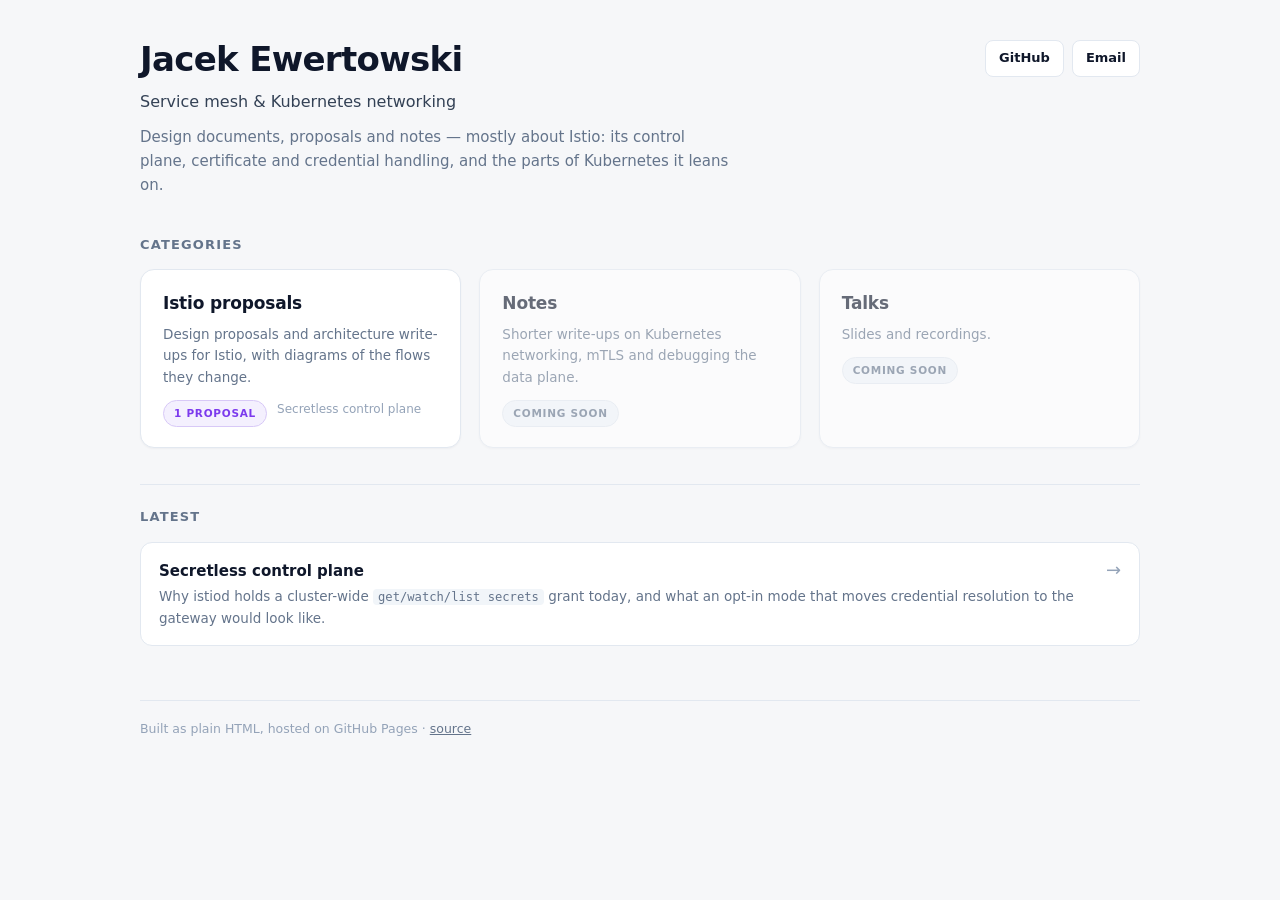
<file: index.html>
<!DOCTYPE html>
<html lang="en">
<head>
<meta charset="utf-8">
<meta name="viewport" content="width=device-width, initial-scale=1">
<title>Jacek Ewertowski</title>
<meta name="description" content="Notes, design documents and proposals on Istio, service mesh and Kubernetes networking.">
<link rel="stylesheet" href="/assets/site.css">
</head>
<body>
<div class="wrap">

<header class="site-head">
  <div>
    <h1>Jacek Ewertowski</h1>
    <p class="role">Service mesh &amp; Kubernetes networking</p>
    <p class="bio">Design documents, proposals and notes — mostly about Istio: its control plane,
    certificate and credential handling, and the parts of Kubernetes it leans on.</p>
  </div>
  <nav class="links">
    <a href="https://github.com/jewertow">GitHub</a>
    <a href="mailto:jacek.ewertowski1@gmail.com">Email</a>
  </nav>
</header>

<h2 class="sect">Categories</h2>
<div class="grid g2">

  <a class="card" href="/istio-proposals/">
    <h3>Istio proposals</h3>
    <p>Design proposals and architecture write-ups for Istio, with diagrams of the flows they change.</p>
    <div class="meta"><span class="badge violet">1 proposal</span><span>Secretless control plane</span></div>
  </a>

  <div class="card soon">
    <h3>Notes</h3>
    <p>Shorter write-ups on Kubernetes networking, mTLS and debugging the data plane.</p>
    <div class="meta"><span class="badge grey">Coming soon</span></div>
  </div>

  <div class="card soon">
    <h3>Talks</h3>
    <p>Slides and recordings.</p>
    <div class="meta"><span class="badge grey">Coming soon</span></div>
  </div>

</div>

<hr class="rule">

<h2 class="sect">Latest</h2>
<ul class="docs">
  <li>
    <a href="/istio-proposals/secretless-control-plane/">
      <div>
        <p class="t">Secretless control plane</p>
        <p class="d">Why istiod holds a cluster-wide <code>get/watch/list secrets</code> grant today, and what
        an opt-in mode that moves credential resolution to the gateway would look like.</p>
      </div>
      <span class="arrow">→</span>
    </a>
  </li>
</ul>

<footer>
  Built as plain HTML, hosted on GitHub Pages ·
  <a href="https://github.com/jewertow/jewertow.github.io">source</a>
</footer>

</div>
</body>
</html>
</file>
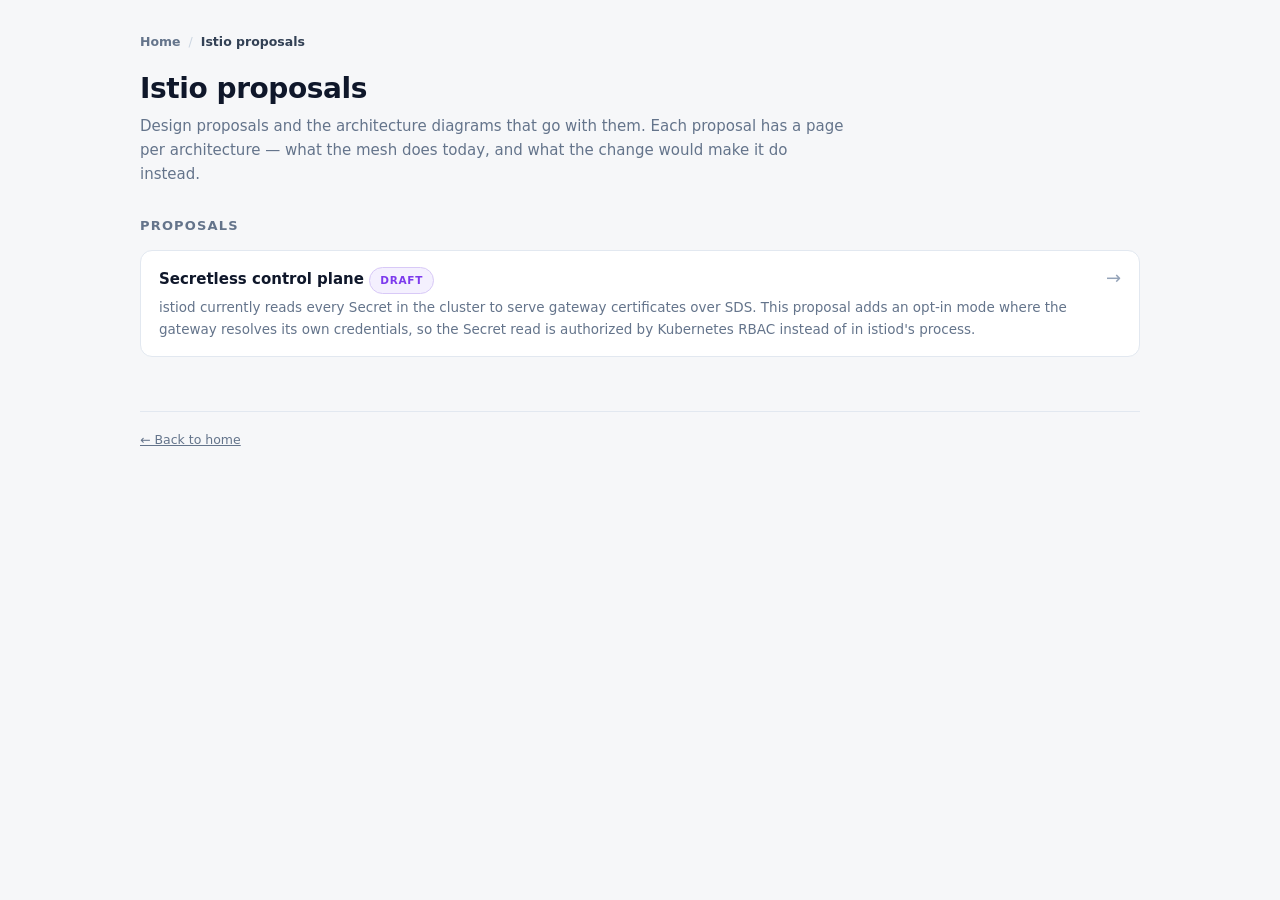
<file: istio-proposals/index.html>
<!DOCTYPE html>
<html lang="en">
<head>
<meta charset="utf-8">
<meta name="viewport" content="width=device-width, initial-scale=1">
<title>Istio proposals — Jacek Ewertowski</title>
<meta name="description" content="Design proposals and architecture write-ups for Istio.">
<link rel="stylesheet" href="/assets/site.css">
</head>
<body>
<div class="wrap">

<nav class="crumbs">
  <a href="/">Home</a><span class="sep">/</span><span class="here">Istio proposals</span>
</nav>

<header class="page-head">
  <h1>Istio proposals</h1>
  <p class="sub">Design proposals and the architecture diagrams that go with them. Each proposal has a page
  per architecture — what the mesh does today, and what the change would make it do instead.</p>
</header>

<h2 class="sect">Proposals</h2>
<ul class="docs">
  <li>
    <a href="/istio-proposals/secretless-control-plane/">
      <div>
        <p class="t">Secretless control plane <span class="badge violet">Draft</span></p>
        <p class="d">istiod currently reads every Secret in the cluster to serve gateway certificates over SDS.
        This proposal adds an opt-in mode where the gateway resolves its own credentials, so the Secret read is
        authorized by Kubernetes RBAC instead of in istiod's process.</p>
      </div>
      <span class="arrow">→</span>
    </a>
  </li>
</ul>

<footer>
  <a href="/">← Back to home</a>
</footer>

</div>
</body>
</html>
</file>
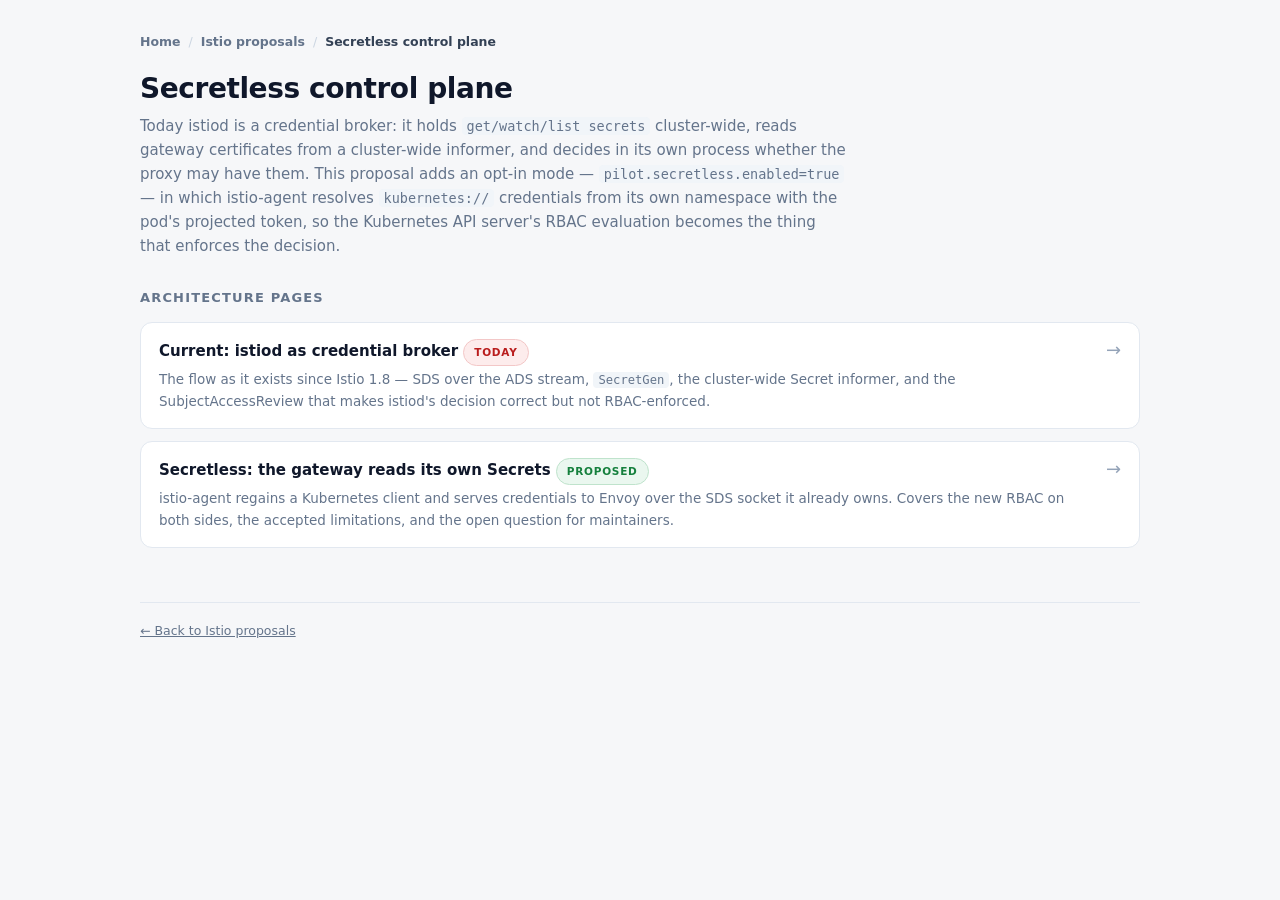
<file: istio-proposals/secretless-control-plane/index.html>
<!DOCTYPE html>
<html lang="en">
<head>
<meta charset="utf-8">
<meta name="viewport" content="width=device-width, initial-scale=1">
<title>Secretless control plane — Istio proposals</title>
<meta name="description" content="An opt-in Istio mode where the gateway resolves its own Secrets under Kubernetes RBAC instead of istiod brokering them.">
<link rel="stylesheet" href="/assets/site.css">
</head>
<body>
<div class="wrap">

<nav class="crumbs">
  <a href="/">Home</a><span class="sep">/</span>
  <a href="/istio-proposals/">Istio proposals</a><span class="sep">/</span>
  <span class="here">Secretless control plane</span>
</nav>

<header class="page-head">
  <h1>Secretless control plane</h1>
  <p class="sub">Today istiod is a credential broker: it holds <code>get/watch/list secrets</code> cluster-wide,
  reads gateway certificates from a cluster-wide informer, and decides in its own process whether the proxy may
  have them. This proposal adds an opt-in mode — <code>pilot.secretless.enabled=true</code> — in which istio-agent
  resolves <code>kubernetes://</code> credentials from its own namespace with the pod's projected token, so the
  Kubernetes API server's RBAC evaluation becomes the thing that enforces the decision.</p>
</header>

<h2 class="sect">Architecture pages</h2>
<ul class="docs">
  <li>
    <a href="current-architecture.html">
      <div>
        <p class="t">Current: istiod as credential broker <span class="badge red">Today</span></p>
        <p class="d">The flow as it exists since Istio 1.8 — SDS over the ADS stream, <code>SecretGen</code>,
        the cluster-wide Secret informer, and the SubjectAccessReview that makes istiod's decision correct but
        not RBAC-enforced.</p>
      </div>
      <span class="arrow">→</span>
    </a>
  </li>
  <li>
    <a href="secretless-architecture.html">
      <div>
        <p class="t">Secretless: the gateway reads its own Secrets <span class="badge green">Proposed</span></p>
        <p class="d">istio-agent regains a Kubernetes client and serves credentials to Envoy over the SDS socket
        it already owns. Covers the new RBAC on both sides, the accepted limitations, and the open question for
        maintainers.</p>
      </div>
      <span class="arrow">→</span>
    </a>
  </li>
</ul>

<footer>
  <a href="/istio-proposals/">← Back to Istio proposals</a>
</footer>

</div>
</body>
</html>
</file>
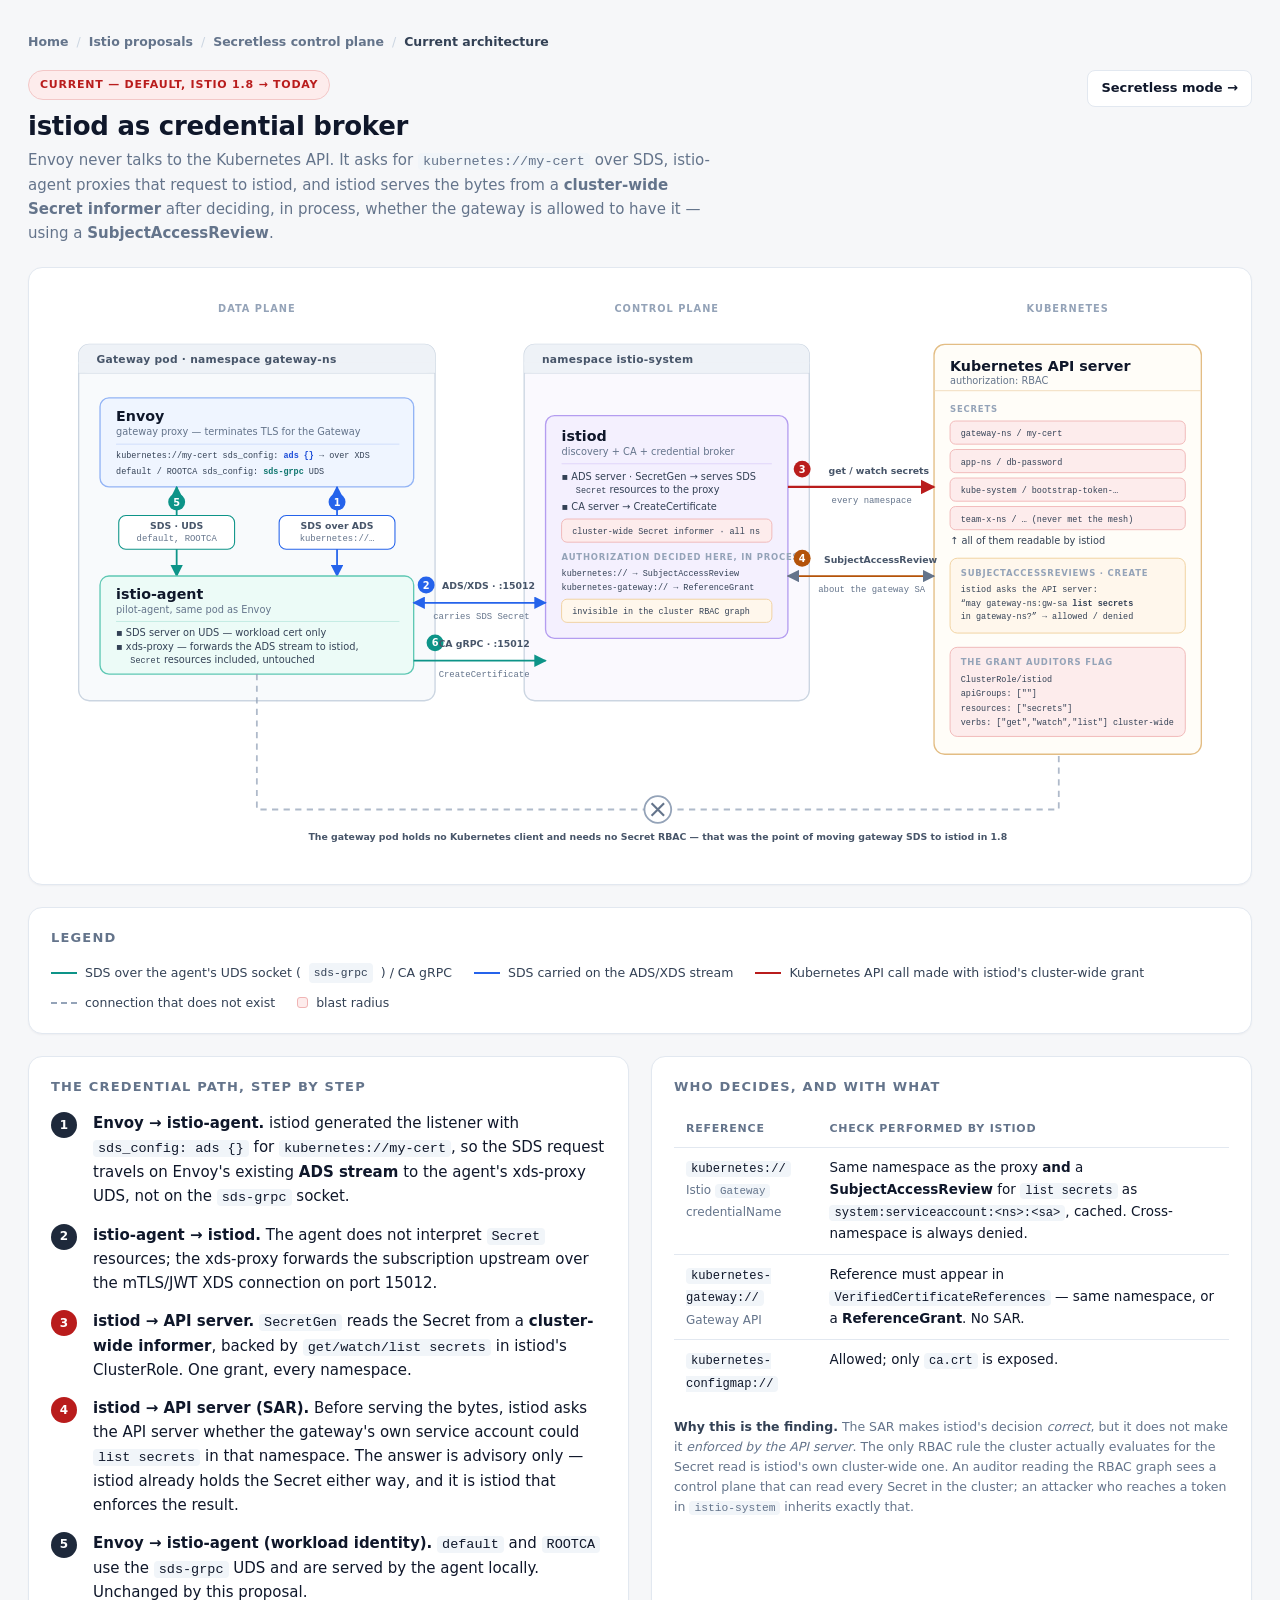
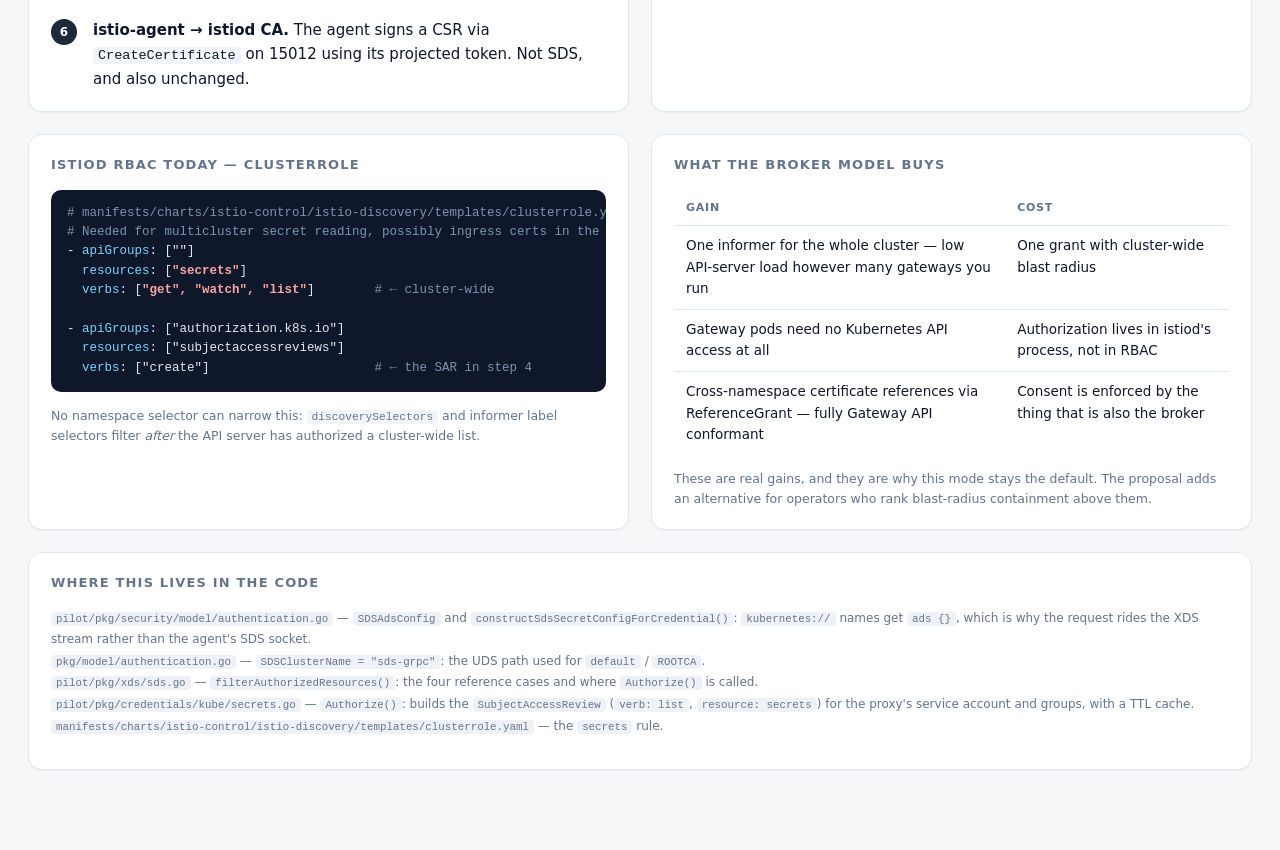
<file: istio-proposals/secretless-control-plane/current-architecture.html>
<!DOCTYPE html>
<html lang="en">
<head>
<meta charset="utf-8">
<meta name="viewport" content="width=device-width, initial-scale=1">
<title>Current: istiod as credential broker</title>
<style>
  :root{
    --bg:#f6f7f9; --card:#ffffff; --ink:#0f172a; --muted:#64748b; --line:#e2e8f0;
    --blue:#2563eb; --blue-bg:#eff5ff; --teal:#0d9488; --teal-bg:#ecfbf7;
    --violet:#7c3aed; --violet-bg:#f4f0fe; --amber:#b45309; --amber-bg:#fff7ec;
    --red:#c2410c; --red-strong:#b91c1c; --red-bg:#fdecec; --green:#15803d; --green-bg:#eaf7ef;
  }
  *{box-sizing:border-box}
  body{margin:0;padding:32px 28px 64px;background:var(--bg);color:var(--ink);
       font:15px/1.6 ui-sans-serif,system-ui,-apple-system,"Segoe UI",Roboto,sans-serif}
  .wrap{max-width:1380px;margin:0 auto}
  header{display:flex;align-items:flex-start;justify-content:space-between;gap:24px;flex-wrap:wrap;margin-bottom:22px}
  h1{font-size:26px;line-height:1.25;margin:0 0 6px;letter-spacing:-.01em}
  .sub{color:var(--muted);margin:0;max-width:72ch}
  .badge{display:inline-block;padding:5px 11px;border-radius:999px;font-size:11px;font-weight:700;
         letter-spacing:.07em;text-transform:uppercase;background:var(--red-bg);color:var(--red-strong);
         border:1px solid #f3c7c7}
  .nav a{display:inline-block;margin-left:8px;padding:7px 13px;border-radius:8px;border:1px solid var(--line);
         background:var(--card);color:var(--ink);text-decoration:none;font-size:13px;font-weight:600}
  .nav a:hover{border-color:#cbd5e1;background:#fbfcfe}
  .card{background:var(--card);border:1px solid var(--line);border-radius:14px;padding:20px 22px;margin-bottom:22px;
        box-shadow:0 1px 2px rgba(15,23,42,.04)}
  .card.flush{padding:14px}
  h2{font-size:13px;letter-spacing:.09em;text-transform:uppercase;color:var(--muted);margin:0 0 14px;font-weight:700}
  svg{display:block;width:100%;height:auto}
  .grid{display:grid;gap:22px}
  .g2{grid-template-columns:repeat(auto-fit,minmax(390px,1fr))}
  ol.steps{margin:0;padding:0;list-style:none;counter-reset:s}
  ol.steps li{position:relative;padding:0 0 14px 42px;counter-increment:s}
  ol.steps li:last-child{padding-bottom:0}
  ol.steps li::before{content:counter(s);position:absolute;left:0;top:1px;width:26px;height:26px;border-radius:50%;
    background:#1e293b;color:#fff;font-size:12px;font-weight:700;display:flex;align-items:center;justify-content:center}
  ol.steps li.red::before{background:var(--red-strong)}
  ol.steps b{font-weight:650}
  code,pre{font-family:ui-monospace,SFMono-Regular,Menlo,Consolas,monospace}
  code{font-size:.9em;background:#f1f5f9;border-radius:4px;padding:1px 5px}
  pre{background:#0f172a;color:#e2e8f0;border-radius:10px;padding:14px 16px;overflow:auto;font-size:12.5px;line-height:1.55;margin:0}
  pre .c{color:#7f93b0}
  pre .k{color:#7dd3fc}
  pre .danger{color:#fca5a5;font-weight:600}
  .legend{display:flex;flex-wrap:wrap;gap:10px 22px;align-items:center;font-size:12.5px;color:#334155}
  .legend span{display:inline-flex;align-items:center;gap:8px}
  .sw{width:26px;height:0;border-top-width:2.5px;border-top-style:solid;display:inline-block}
  .dot{width:11px;height:11px;border-radius:3px;display:inline-block}
  table{border-collapse:collapse;width:100%;font-size:13.5px}
  th,td{text-align:left;padding:9px 12px;border-bottom:1px solid var(--line);vertical-align:top}
  th{font-size:11px;letter-spacing:.07em;text-transform:uppercase;color:var(--muted)}
  tr:last-child td{border-bottom:0}
  .note{font-size:12.5px;color:var(--muted);margin:14px 0 0}
  .note b{color:#334155}
  .fn{font-size:12px;color:var(--muted);line-height:1.8}
  .fn code{background:#eef2f7}
  .crumbs{display:flex;flex-wrap:wrap;align-items:center;gap:8px;font-size:12.5px;color:var(--muted);margin:0 0 18px}
  .crumbs a{color:var(--muted);text-decoration:none;font-weight:600}
  .crumbs a:hover{color:var(--ink);text-decoration:underline}
  .crumbs .sep{color:#cbd5e1}
  .crumbs .here{color:#334155;font-weight:600}
</style>
</head>
<body>
<div class="wrap">

<nav class="crumbs">
  <a href="/">Home</a><span class="sep">/</span>
  <a href="/istio-proposals/">Istio proposals</a><span class="sep">/</span>
  <a href="/istio-proposals/secretless-control-plane/">Secretless control plane</a><span class="sep">/</span>
  <span class="here">Current architecture</span>
</nav>

<header>
  <div>
    <span class="badge">Current — default, Istio 1.8 → today</span>
    <h1 style="margin-top:10px">istiod as credential broker</h1>
    <p class="sub">Envoy never talks to the Kubernetes API. It asks for <code>kubernetes://my-cert</code> over SDS, istio-agent
    proxies that request to istiod, and istiod serves the bytes from a <b>cluster-wide Secret informer</b> after deciding, in
    process, whether the gateway is allowed to have it — using a <b>SubjectAccessReview</b>.</p>
  </div>
  <nav class="nav"><a href="secretless-architecture.html">Secretless mode →</a></nav>
</header>

<div class="card flush">
<svg viewBox="0 0 1340 660" role="img" aria-label="Current Istio credential flow: Envoy to istio-agent to istiod to Kubernetes API server">
  <style>
    .colhdr{font:700 11px ui-sans-serif,system-ui,sans-serif;fill:#94a3b8;letter-spacing:1.1px}
    .nsttl{font:700 12px ui-sans-serif,system-ui,sans-serif;fill:#475569;letter-spacing:.3px}
    .bt{font:700 16px ui-sans-serif,system-ui,sans-serif;fill:#0f172a}
    .bs{font:400 11px ui-sans-serif,system-ui,sans-serif;fill:#64748b}
    .row{font:400 11px ui-sans-serif,system-ui,sans-serif;fill:#334155}
    .mono{font:400 10px ui-monospace,SFMono-Regular,Menlo,monospace;fill:#334155}
    .mono9{font:400 9.5px ui-monospace,SFMono-Regular,Menlo,monospace;fill:#334155}
    .lbl{font:600 10.5px ui-sans-serif,system-ui,sans-serif;fill:#475569}
    .lblmono{font:400 10px ui-monospace,SFMono-Regular,Menlo,monospace;fill:#64748b}
    .num{font:700 11px ui-sans-serif,system-ui,sans-serif;fill:#ffffff}
    .warn{fill:#b91c1c}
    .sectlbl{font:700 9.5px ui-sans-serif,system-ui,sans-serif;fill:#94a3b8;letter-spacing:.9px}
  </style>
  <defs>
    <marker id="aGrey" viewBox="0 0 10 10" refX="9" refY="5" markerWidth="7" markerHeight="7" orient="auto-start-reverse">
      <path d="M0,0 L10,5 L0,10 z" fill="#64748b"/></marker>
    <marker id="aBlue" viewBox="0 0 10 10" refX="9" refY="5" markerWidth="7" markerHeight="7" orient="auto-start-reverse">
      <path d="M0,0 L10,5 L0,10 z" fill="#2563eb"/></marker>
    <marker id="aTeal" viewBox="0 0 10 10" refX="9" refY="5" markerWidth="7" markerHeight="7" orient="auto-start-reverse">
      <path d="M0,0 L10,5 L0,10 z" fill="#0d9488"/></marker>
    <marker id="aViolet" viewBox="0 0 10 10" refX="9" refY="5" markerWidth="7" markerHeight="7" orient="auto-start-reverse">
      <path d="M0,0 L10,5 L0,10 z" fill="#7c3aed"/></marker>
    <marker id="aRed" viewBox="0 0 10 10" refX="9" refY="5" markerWidth="7" markerHeight="7" orient="auto-start-reverse">
      <path d="M0,0 L10,5 L0,10 z" fill="#b91c1c"/></marker>
  </defs>

  <rect x="0" y="0" width="1340" height="660" fill="#ffffff" rx="10"/>

  <!-- column headers -->
  <text class="colhdr" x="240"  y="34" text-anchor="middle">DATA PLANE</text>
  <text class="colhdr" x="700"  y="34" text-anchor="middle">CONTROL PLANE</text>
  <text class="colhdr" x="1150" y="34" text-anchor="middle">KUBERNETES</text>

  <!-- ============ GATEWAY POD ============ -->
  <rect x="40" y="70" width="400" height="400" rx="12" fill="#f8fafc" stroke="#cbd5e1" stroke-width="1.5"/>
  <path d="M40 102 H440" stroke="#cbd5e1" stroke-width="1.5"/>
  <rect x="40" y="70" width="400" height="32" rx="12" fill="#eef2f7"/>
  <rect x="40" y="90" width="400" height="12" fill="#eef2f7"/>
  <text class="nsttl" x="60" y="91">Gateway pod · namespace gateway-ns</text>

  <!-- Envoy -->
  <rect x="64" y="130" width="352" height="100" rx="10" fill="#eff5ff" stroke="#93b4f5" stroke-width="1.5"/>
  <text class="bt" x="82" y="156">Envoy</text>
  <text class="bs" x="82" y="172">gateway proxy — terminates TLS for the Gateway</text>
  <path d="M82 182 H400" stroke="#cdddfb"/>
  <text class="mono9" x="82" y="198">kubernetes://my-cert   sds_config: <tspan font-weight="700" fill="#1d4ed8">ads {}</tspan>  → over XDS</text>
  <text class="mono9" x="82" y="216">default / ROOTCA       sds_config: <tspan font-weight="700" fill="#0f766e">sds-grpc</tspan> UDS</text>

  <!-- vertical connectors Envoy <-> agent -->
  <path d="M150 230 V330" stroke="#0d9488" stroke-width="2" marker-start="url(#aTeal)" marker-end="url(#aTeal)"/>
  <path d="M330 230 V330" stroke="#2563eb" stroke-width="2" marker-start="url(#aBlue)" marker-end="url(#aBlue)"/>
  <circle cx="150" cy="247" r="9.5" fill="#0d9488"/><text class="num" x="150" y="251" text-anchor="middle">5</text>
  <circle cx="330" cy="247" r="9.5" fill="#2563eb"/><text class="num" x="330" y="251" text-anchor="middle">1</text>

  <rect x="85" y="262" width="130" height="38" rx="8" fill="#ffffff" stroke="#0d9488" stroke-width="1.2"/>
  <text class="lbl" x="150" y="277" text-anchor="middle" fill="#0d9488">SDS · UDS</text>
  <text class="lblmono" x="150" y="291" text-anchor="middle">default, ROOTCA</text>

  <rect x="265" y="262" width="130" height="38" rx="8" fill="#ffffff" stroke="#2563eb" stroke-width="1.2"/>
  <text class="lbl" x="330" y="277" text-anchor="middle" fill="#2563eb">SDS over ADS</text>
  <text class="lblmono" x="330" y="291" text-anchor="middle">kubernetes://…</text>

  <!-- istio-agent -->
  <rect x="64" y="330" width="352" height="110" rx="10" fill="#ecfbf7" stroke="#5fc8b4" stroke-width="1.5"/>
  <text class="bt" x="82" y="356">istio-agent</text>
  <text class="bs" x="82" y="372">pilot-agent, same pod as Envoy</text>
  <path d="M82 381 H400" stroke="#bfeae1"/>
  <text class="row" x="82" y="397">▪ SDS server on UDS — workload cert only</text>
  <text class="row" x="82" y="413">▪ xds-proxy — forwards the ADS stream to istiod,</text>
  <text class="row" x="98" y="428">   <tspan class="mono9">Secret</tspan> resources included, untouched</text>

  <!-- ============ CONTROL PLANE ============ -->
  <rect x="540" y="70" width="320" height="400" rx="12" fill="#faf9fe" stroke="#cbd5e1" stroke-width="1.5"/>
  <path d="M540 102 H860" stroke="#cbd5e1" stroke-width="1.5"/>
  <rect x="540" y="70" width="320" height="32" rx="12" fill="#eef2f7"/>
  <rect x="540" y="90" width="320" height="12" fill="#eef2f7"/>
  <text class="nsttl" x="560" y="91">namespace istio-system</text>

  <rect x="564" y="150" width="272" height="250" rx="10" fill="#f4f0fe" stroke="#b49df0" stroke-width="1.5"/>
  <text class="bt" x="582" y="178">istiod</text>
  <text class="bs" x="582" y="194">discovery + CA + credential broker</text>
  <path d="M582 204 H818" stroke="#ded3fa"/>
  <text class="row" x="582" y="222">▪ ADS server · SecretGen → serves SDS</text>
  <text class="row" x="598" y="237">   <tspan class="mono9">Secret</tspan> resources to the proxy</text>
  <text class="row" x="582" y="256">▪ CA server → CreateCertificate</text>

  <rect x="582" y="266" width="236" height="26" rx="6" fill="#fdecec" stroke="#f0b4b4"/>
  <text class="mono9" x="594" y="283" fill="#b91c1c">cluster-wide Secret informer · all ns</text>

  <text class="sectlbl" x="582" y="312">AUTHORIZATION DECIDED HERE, IN PROCESS</text>
  <text class="mono9" x="582" y="330">kubernetes://        → SubjectAccessReview</text>
  <text class="mono9" x="582" y="346">kubernetes-gateway:// → ReferenceGrant</text>

  <rect x="582" y="356" width="236" height="26" rx="6" fill="#fff7ec" stroke="#f0cf9a"/>
  <text class="mono9" x="594" y="373" fill="#b45309">invisible in the cluster RBAC graph</text>

  <!-- agent <-> istiod -->
  <path d="M416 360 H564" stroke="#2563eb" stroke-width="2" marker-start="url(#aBlue)" marker-end="url(#aBlue)"/>
  <circle cx="430" cy="340" r="9.5" fill="#2563eb"/><text class="num" x="430" y="344" text-anchor="middle">2</text>
  <text class="lbl" x="500" y="345" text-anchor="middle" fill="#2563eb">ADS/XDS · :15012</text>
  <text class="lblmono" x="492" y="378" text-anchor="middle">carries SDS Secret</text>

  <path d="M416 425 H564" stroke="#0d9488" stroke-width="2" marker-end="url(#aTeal)"/>
  <circle cx="440" cy="405" r="9.5" fill="#0d9488"/><text class="num" x="440" y="409" text-anchor="middle">6</text>
  <text class="lbl" x="495" y="410" text-anchor="middle" fill="#0d9488">CA gRPC · :15012</text>
  <text class="lblmono" x="495" y="443" text-anchor="middle">CreateCertificate</text>

  <!-- ============ API SERVER ============ -->
  <rect x="1000" y="70" width="300" height="460" rx="12" fill="#fffdf8" stroke="#e3bd84" stroke-width="1.5"/>
  <path d="M1000 122 H1300" stroke="#f0d9b8"/>
  <text class="bt" x="1018" y="100">Kubernetes API server</text>
  <text class="bs" x="1018" y="115">authorization: RBAC</text>

  <text class="sectlbl" x="1018" y="146">SECRETS</text>
  <rect x="1018" y="156" width="264" height="26" rx="6" fill="#fdecec" stroke="#f0b4b4"/>
  <text class="mono9" x="1030" y="173">gateway-ns / my-cert</text>
  <rect x="1018" y="188" width="264" height="26" rx="6" fill="#fdecec" stroke="#f0b4b4"/>
  <text class="mono9" x="1030" y="205">app-ns / db-password</text>
  <rect x="1018" y="220" width="264" height="26" rx="6" fill="#fdecec" stroke="#f0b4b4"/>
  <text class="mono9" x="1030" y="237">kube-system / bootstrap-token-…</text>
  <rect x="1018" y="252" width="264" height="26" rx="6" fill="#fdecec" stroke="#f0b4b4"/>
  <text class="mono9" x="1030" y="269">team-x-ns / …  (never met the mesh)</text>
  <text class="row" x="1018" y="294" fill="#b91c1c">↑ all of them readable by istiod</text>

  <rect x="1018" y="310" width="264" height="84" rx="8" fill="#fff7ec" stroke="#f0cf9a"/>
  <text class="sectlbl" x="1030" y="330">SUBJECTACCESSREVIEWS · CREATE</text>
  <text class="mono9" x="1030" y="348">istiod asks the API server:</text>
  <text class="mono9" x="1030" y="364">“may gateway-ns:gw-sa <tspan font-weight="700">list secrets</tspan></text>
  <text class="mono9" x="1030" y="378">in gateway-ns?” → allowed / denied</text>

  <rect x="1018" y="410" width="264" height="100" rx="8" fill="#fdecec" stroke="#f0b4b4"/>
  <text class="sectlbl" x="1030" y="430" fill="#b91c1c">THE GRANT AUDITORS FLAG</text>
  <text class="mono9" x="1030" y="449">ClusterRole/istiod</text>
  <text class="mono9" x="1030" y="465">  apiGroups: [""]</text>
  <text class="mono9" x="1030" y="481">  resources: ["secrets"]</text>
  <text class="mono9" x="1030" y="497" font-weight="700" fill="#b91c1c">  verbs: ["get","watch","list"]  cluster-wide</text>

  <!-- istiod -> API -->
  <path d="M836 230 H1000" stroke="#b91c1c" stroke-width="2.4" marker-end="url(#aRed)"/>
  <circle cx="852" cy="210" r="9.5" fill="#b91c1c"/><text class="num" x="852" y="214" text-anchor="middle">3</text>
  <text class="lbl" x="938" y="215" text-anchor="middle" fill="#b91c1c">get / watch secrets</text>
  <text class="lblmono" x="930" y="248" text-anchor="middle" fill="#b91c1c">every namespace</text>

  <path d="M836 330 H1000" stroke="#b45309" stroke-width="2" marker-start="url(#aGrey)" marker-end="url(#aGrey)"/>
  <circle cx="852" cy="310" r="9.5" fill="#b45309"/><text class="num" x="852" y="314" text-anchor="middle">4</text>
  <text class="lbl" x="940" y="315" text-anchor="middle" fill="#b45309">SubjectAccessReview</text>
  <text class="lblmono" x="930" y="348" text-anchor="middle">about the gateway SA</text>

  <!-- no API access from the pod -->
  <path d="M240 440 V592 H1140 V530" stroke="#94a3b8" stroke-width="2" stroke-dasharray="7 6" fill="none" opacity=".75"/>
  <circle cx="690" cy="592" r="15" fill="#ffffff" stroke="#94a3b8" stroke-width="2"/>
  <path d="M683 585 L697 599 M697 585 L683 599" stroke="#64748b" stroke-width="2.4"/>
  <text class="lbl" x="690" y="626" text-anchor="middle" fill="#64748b">The gateway pod holds no Kubernetes client and needs no Secret RBAC — that was the point of moving gateway SDS to istiod in 1.8</text>
</svg>
</div>

<div class="card">
  <h2>Legend</h2>
  <div class="legend">
    <span><i class="sw" style="border-color:#0d9488"></i> SDS over the agent's UDS socket (<code>sds-grpc</code>) / CA gRPC</span>
    <span><i class="sw" style="border-color:#2563eb"></i> SDS carried on the ADS/XDS stream</span>
    <span><i class="sw" style="border-color:#b91c1c"></i> Kubernetes API call made with istiod's cluster-wide grant</span>
    <span><i class="sw" style="border-color:#94a3b8;border-top-style:dashed"></i> connection that does not exist</span>
    <span><i class="dot" style="background:#fdecec;border:1px solid #f0b4b4"></i> blast radius</span>
  </div>
</div>

<div class="grid g2">
  <div class="card">
    <h2>The credential path, step by step</h2>
    <ol class="steps">
      <li><b>Envoy → istio-agent.</b> istiod generated the listener with <code>sds_config: ads {}</code> for
      <code>kubernetes://my-cert</code>, so the SDS request travels on Envoy's existing <b>ADS stream</b> to the agent's
      xds-proxy UDS, not on the <code>sds-grpc</code> socket.</li>
      <li><b>istio-agent → istiod.</b> The agent does not interpret <code>Secret</code> resources; the xds-proxy forwards the
      subscription upstream over the mTLS/JWT XDS connection on port 15012.</li>
      <li class="red"><b>istiod → API server.</b> <code>SecretGen</code> reads the Secret from a <b>cluster-wide informer</b>,
      backed by <code>get/watch/list secrets</code> in istiod's ClusterRole. One grant, every namespace.</li>
      <li class="red"><b>istiod → API server (SAR).</b> Before serving the bytes, istiod asks the API server whether the
      gateway's own service account could <code>list secrets</code> in that namespace. The answer is advisory only — istiod
      already holds the Secret either way, and it is istiod that enforces the result.</li>
      <li><b>Envoy → istio-agent (workload identity).</b> <code>default</code> and <code>ROOTCA</code> use the
      <code>sds-grpc</code> UDS and are served by the agent locally. Unchanged by this proposal.</li>
      <li><b>istio-agent → istiod CA.</b> The agent signs a CSR via <code>CreateCertificate</code> on 15012 using its
      projected token. Not SDS, and also unchanged.</li>
    </ol>
  </div>

  <div class="card">
    <h2>Who decides, and with what</h2>
    <table>
      <tr><th>Reference</th><th>Check performed by istiod</th></tr>
      <tr><td><code>kubernetes://</code><br><span style="color:#64748b;font-size:12px">Istio <code>Gateway</code> credentialName</span></td>
          <td>Same namespace as the proxy <b>and</b> a <b>SubjectAccessReview</b> for <code>list secrets</code> as
          <code>system:serviceaccount:&lt;ns&gt;:&lt;sa&gt;</code>, cached. Cross-namespace is always denied.</td></tr>
      <tr><td><code>kubernetes-gateway://</code><br><span style="color:#64748b;font-size:12px">Gateway API</span></td>
          <td>Reference must appear in <code>VerifiedCertificateReferences</code> — same namespace, or a
          <b>ReferenceGrant</b>. No SAR.</td></tr>
      <tr><td><code>kubernetes-configmap://</code></td><td>Allowed; only <code>ca.crt</code> is exposed.</td></tr>
    </table>
    <p class="note"><b>Why this is the finding.</b> The SAR makes istiod's decision <i>correct</i>, but it does not make it
    <i>enforced by the API server</i>. The only RBAC rule the cluster actually evaluates for the Secret read is istiod's own
    cluster-wide one. An auditor reading the RBAC graph sees a control plane that can read every Secret in the cluster; an
    attacker who reaches a token in <code>istio-system</code> inherits exactly that.</p>
  </div>
</div>

<div class="grid g2">
  <div class="card">
    <h2>istiod RBAC today — ClusterRole</h2>
<pre><span class="c"># manifests/charts/istio-control/istio-discovery/templates/clusterrole.yaml</span>
<span class="c"># Needed for multicluster secret reading, possibly ingress certs in the future</span>
- <span class="k">apiGroups</span>: [""]
  <span class="k">resources</span>: [<span class="danger">"secrets"</span>]
  <span class="k">verbs</span>: [<span class="danger">"get", "watch", "list"</span>]        <span class="c"># ← cluster-wide</span>

- <span class="k">apiGroups</span>: ["authorization.k8s.io"]
  <span class="k">resources</span>: ["subjectaccessreviews"]
  <span class="k">verbs</span>: ["create"]                      <span class="c"># ← the SAR in step 4</span></pre>
    <p class="note">No namespace selector can narrow this: <code>discoverySelectors</code> and informer label selectors filter
    <i>after</i> the API server has authorized a cluster-wide list.</p>
  </div>

  <div class="card">
    <h2>What the broker model buys</h2>
    <table>
      <tr><th>Gain</th><th>Cost</th></tr>
      <tr><td>One informer for the whole cluster — low API-server load however many gateways you run</td>
          <td>One grant with cluster-wide blast radius</td></tr>
      <tr><td>Gateway pods need no Kubernetes API access at all</td>
          <td>Authorization lives in istiod's process, not in RBAC</td></tr>
      <tr><td>Cross-namespace certificate references via ReferenceGrant — fully Gateway API conformant</td>
          <td>Consent is enforced by the thing that is also the broker</td></tr>
    </table>
    <p class="note">These are real gains, and they are why this mode stays the default. The proposal adds an alternative for
    operators who rank blast-radius containment above them.</p>
  </div>
</div>

<div class="card">
  <h2>Where this lives in the code</h2>
  <p class="fn">
    <code>pilot/pkg/security/model/authentication.go</code> — <code>SDSAdsConfig</code> and
    <code>constructSdsSecretConfigForCredential()</code>: <code>kubernetes://</code> names get <code>ads {}</code>, which is why
    the request rides the XDS stream rather than the agent's SDS socket.<br>
    <code>pkg/model/authentication.go</code> — <code>SDSClusterName = "sds-grpc"</code>: the UDS path used for
    <code>default</code> / <code>ROOTCA</code>.<br>
    <code>pilot/pkg/xds/sds.go</code> — <code>filterAuthorizedResources()</code>: the four reference cases and where
    <code>Authorize()</code> is called.<br>
    <code>pilot/pkg/credentials/kube/secrets.go</code> — <code>Authorize()</code>: builds the
    <code>SubjectAccessReview</code> (<code>verb: list</code>, <code>resource: secrets</code>) for the proxy's service account
    and groups, with a TTL cache.<br>
    <code>manifests/charts/istio-control/istio-discovery/templates/clusterrole.yaml</code> — the <code>secrets</code> rule.
  </p>
</div>

</div>
</body>
</html>
</file>
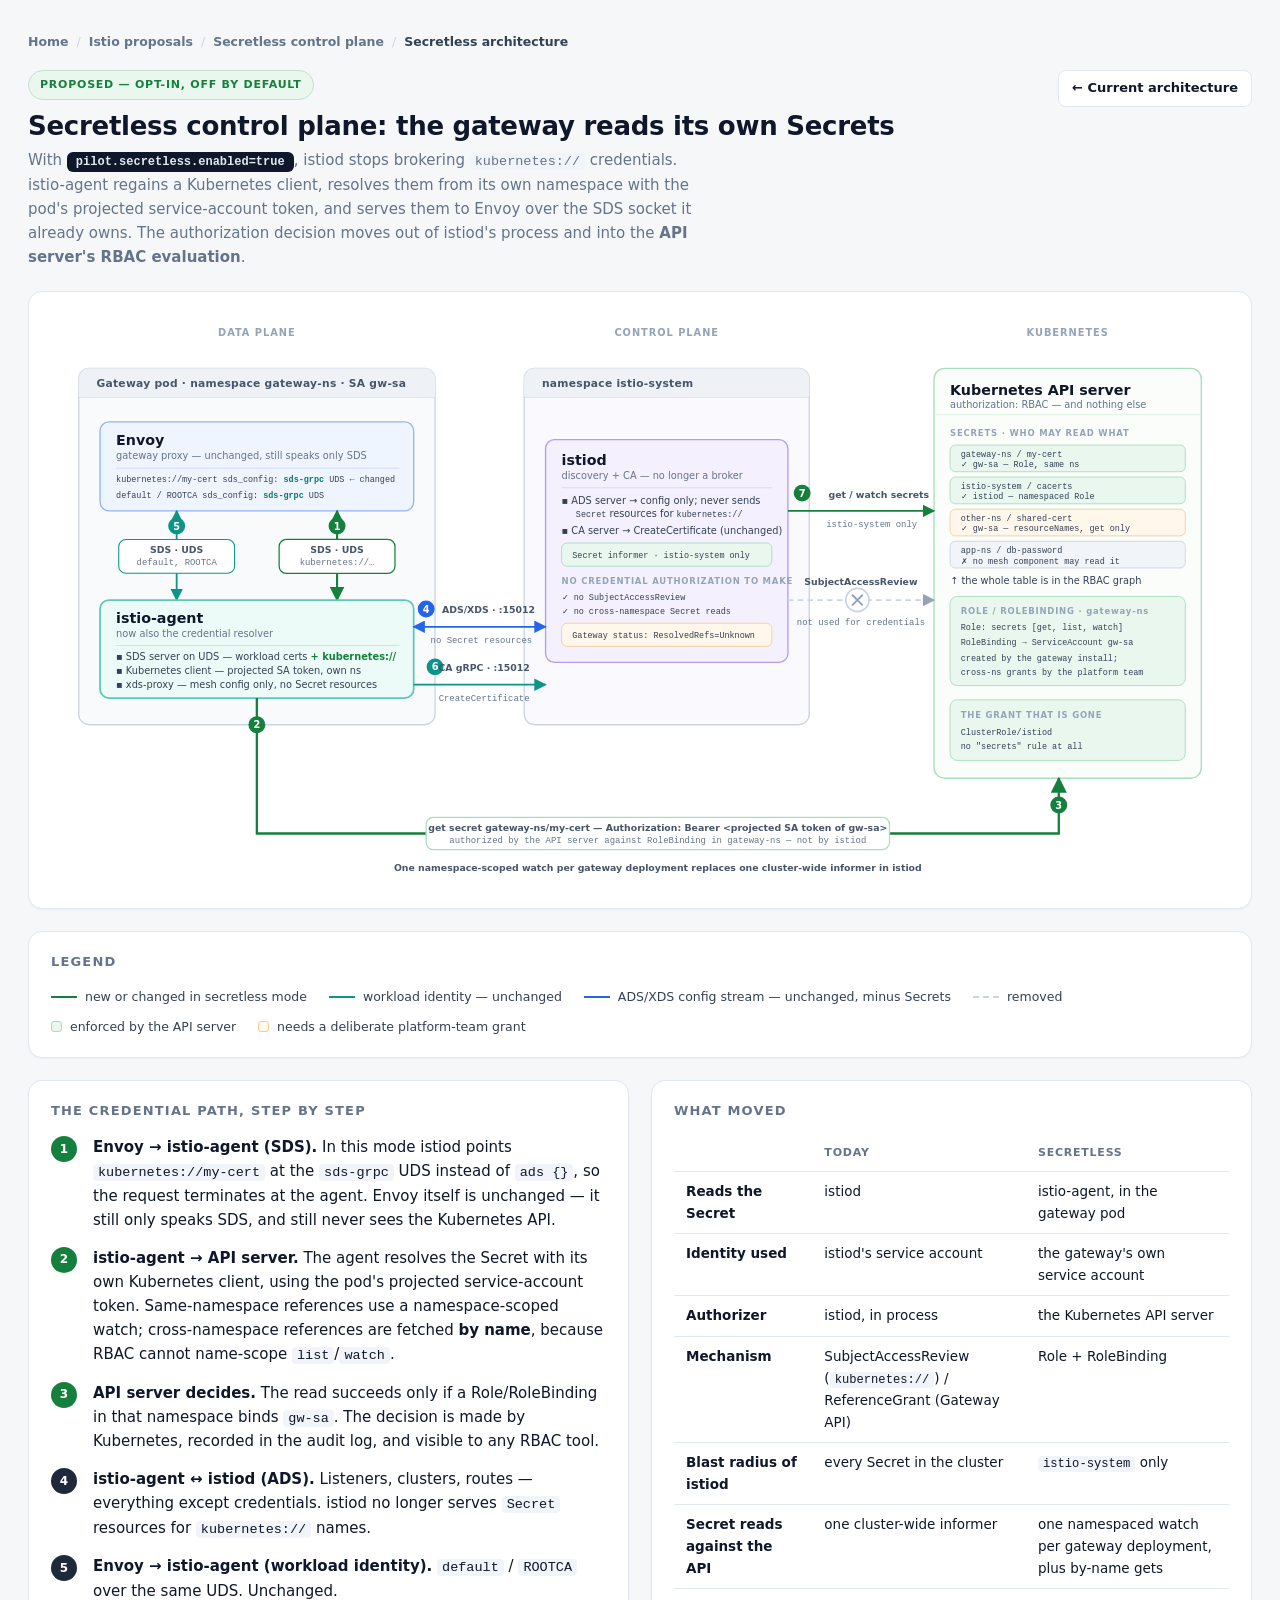
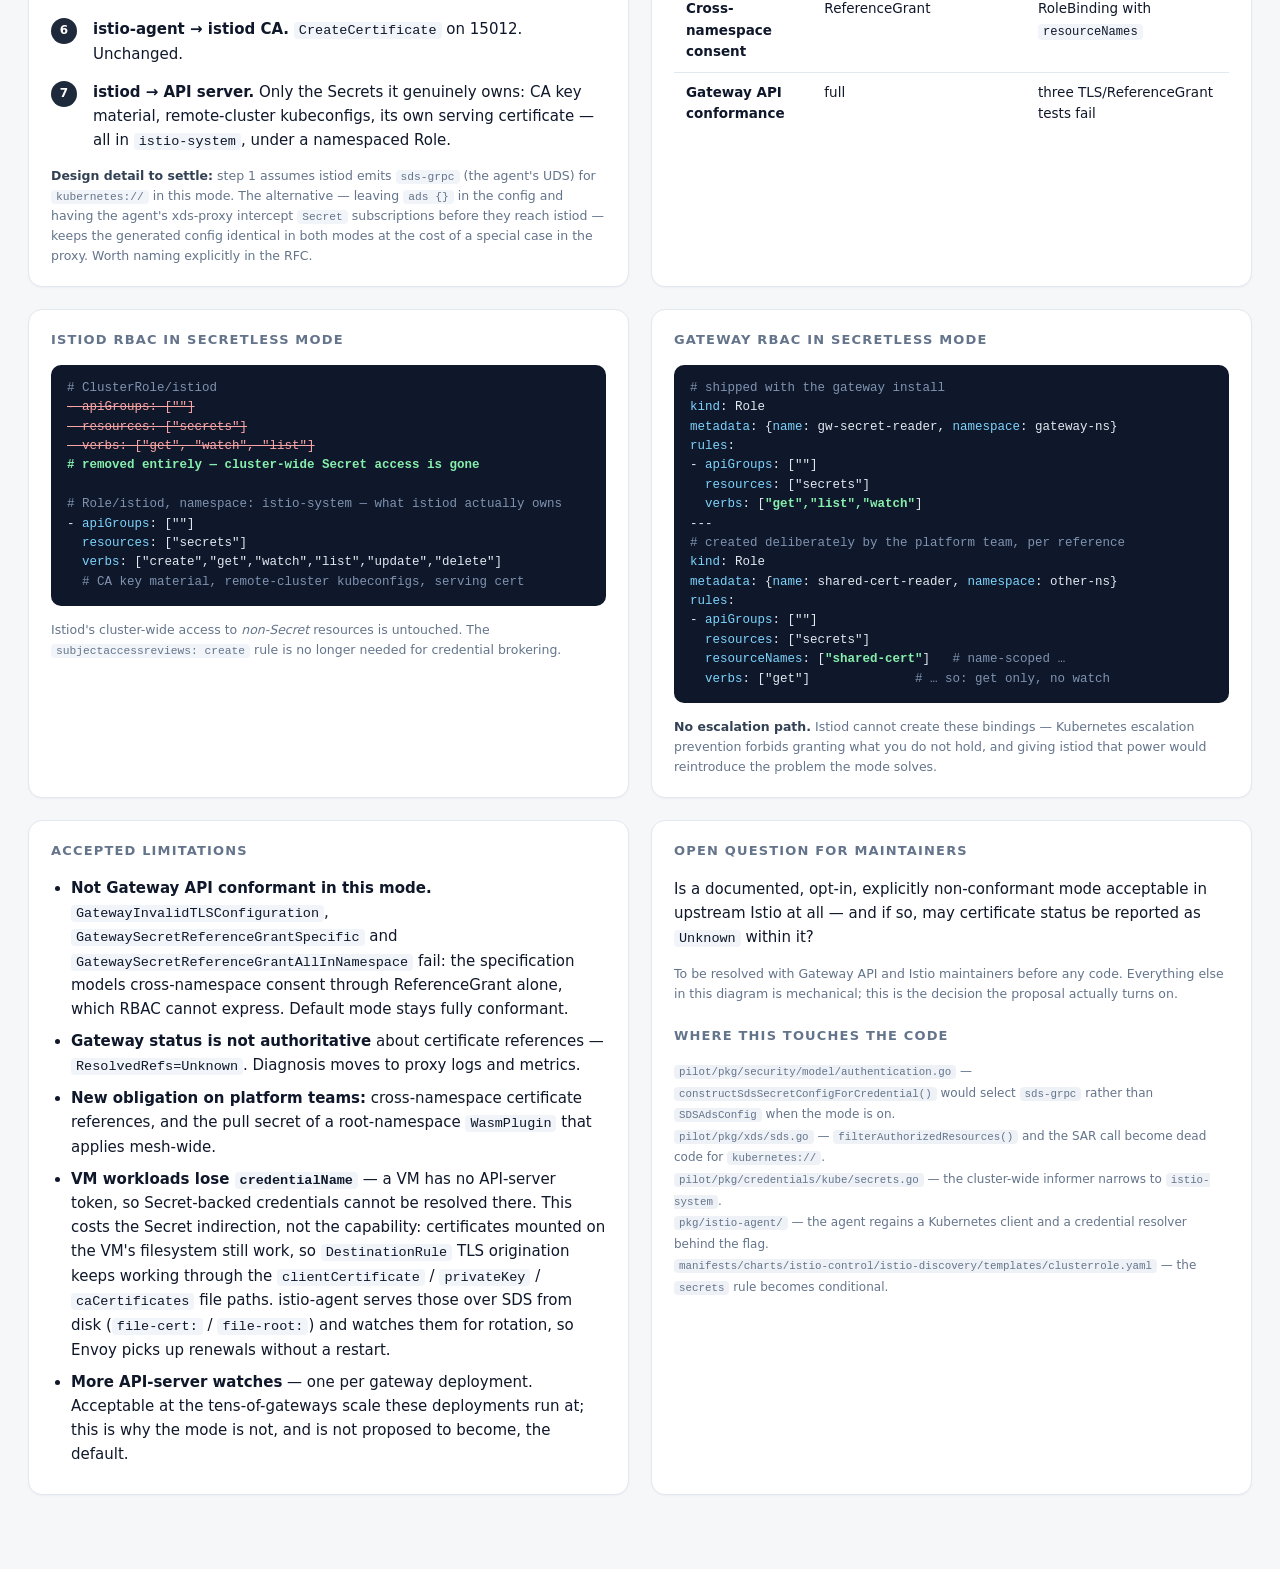
<file: istio-proposals/secretless-control-plane/secretless-architecture.html>
<!DOCTYPE html>
<html lang="en">
<head>
<meta charset="utf-8">
<meta name="viewport" content="width=device-width, initial-scale=1">
<title>Secretless control plane — gateway-side credential resolution</title>
<style>
  :root{
    --bg:#f6f7f9; --card:#ffffff; --ink:#0f172a; --muted:#64748b; --line:#e2e8f0;
    --blue:#2563eb; --teal:#0d9488; --violet:#7c3aed; --amber:#b45309;
    --red-strong:#b91c1c; --red-bg:#fdecec; --green:#15803d; --green-bg:#eaf7ef;
  }
  *{box-sizing:border-box}
  body{margin:0;padding:32px 28px 64px;background:var(--bg);color:var(--ink);
       font:15px/1.6 ui-sans-serif,system-ui,-apple-system,"Segoe UI",Roboto,sans-serif}
  .wrap{max-width:1380px;margin:0 auto}
  header{display:flex;align-items:flex-start;justify-content:space-between;gap:24px;flex-wrap:wrap;margin-bottom:22px}
  h1{font-size:26px;line-height:1.25;margin:0 0 6px;letter-spacing:-.01em}
  .sub{color:var(--muted);margin:0;max-width:72ch}
  .badge{display:inline-block;padding:5px 11px;border-radius:999px;font-size:11px;font-weight:700;
         letter-spacing:.07em;text-transform:uppercase;background:var(--green-bg);color:var(--green);
         border:1px solid #bfe3cd}
  .nav a{display:inline-block;margin-left:8px;padding:7px 13px;border-radius:8px;border:1px solid var(--line);
         background:var(--card);color:var(--ink);text-decoration:none;font-size:13px;font-weight:600}
  .nav a:hover{border-color:#cbd5e1;background:#fbfcfe}
  .card{background:var(--card);border:1px solid var(--line);border-radius:14px;padding:20px 22px;margin-bottom:22px;
        box-shadow:0 1px 2px rgba(15,23,42,.04)}
  .card.flush{padding:14px}
  h2{font-size:13px;letter-spacing:.09em;text-transform:uppercase;color:var(--muted);margin:0 0 14px;font-weight:700}
  svg{display:block;width:100%;height:auto}
  .grid{display:grid;gap:22px}
  .g2{grid-template-columns:repeat(auto-fit,minmax(390px,1fr))}
  ol.steps{margin:0;padding:0;list-style:none;counter-reset:s}
  ol.steps li{position:relative;padding:0 0 14px 42px;counter-increment:s}
  ol.steps li:last-child{padding-bottom:0}
  ol.steps li::before{content:counter(s);position:absolute;left:0;top:1px;width:26px;height:26px;border-radius:50%;
    background:#1e293b;color:#fff;font-size:12px;font-weight:700;display:flex;align-items:center;justify-content:center}
  ol.steps li.green::before{background:#15803d}
  code,pre{font-family:ui-monospace,SFMono-Regular,Menlo,Consolas,monospace}
  code{font-size:.9em;background:#f1f5f9;border-radius:4px;padding:1px 5px}
  pre{background:#0f172a;color:#e2e8f0;border-radius:10px;padding:14px 16px;overflow:auto;font-size:12.5px;line-height:1.55;margin:0}
  pre .c{color:#7f93b0}
  pre .k{color:#7dd3fc}
  pre .ok{color:#86efac;font-weight:600}
  pre .gone{color:#fca5a5;text-decoration:line-through}
  .legend{display:flex;flex-wrap:wrap;gap:10px 22px;align-items:center;font-size:12.5px;color:#334155}
  .legend span{display:inline-flex;align-items:center;gap:8px}
  .sw{width:26px;height:0;border-top-width:2.5px;border-top-style:solid;display:inline-block}
  .dot{width:11px;height:11px;border-radius:3px;display:inline-block}
  table{border-collapse:collapse;width:100%;font-size:13.5px}
  th,td{text-align:left;padding:9px 12px;border-bottom:1px solid var(--line);vertical-align:top}
  th{font-size:11px;letter-spacing:.07em;text-transform:uppercase;color:var(--muted)}
  tr:last-child td{border-bottom:0}
  .note{font-size:12.5px;color:var(--muted);margin:14px 0 0}
  .note b{color:#334155}
  .fn{font-size:12px;color:var(--muted);line-height:1.8}
  .fn code{background:#eef2f7}
  ul.lim{margin:0;padding-left:20px}
  ul.lim li{margin-bottom:8px}
  .flag{display:inline-block;background:#0f172a;color:#e2e8f0;border-radius:6px;padding:3px 9px;font:600 12px ui-monospace,monospace}
  .crumbs{display:flex;flex-wrap:wrap;align-items:center;gap:8px;font-size:12.5px;color:var(--muted);margin:0 0 18px}
  .crumbs a{color:var(--muted);text-decoration:none;font-weight:600}
  .crumbs a:hover{color:var(--ink);text-decoration:underline}
  .crumbs .sep{color:#cbd5e1}
  .crumbs .here{color:#334155;font-weight:600}
</style>
</head>
<body>
<div class="wrap">

<nav class="crumbs">
  <a href="/">Home</a><span class="sep">/</span>
  <a href="/istio-proposals/">Istio proposals</a><span class="sep">/</span>
  <a href="/istio-proposals/secretless-control-plane/">Secretless control plane</a><span class="sep">/</span>
  <span class="here">Secretless architecture</span>
</nav>

<header>
  <div>
    <span class="badge">Proposed — opt-in, off by default</span>
    <h1 style="margin-top:10px">Secretless control plane: the gateway reads its own Secrets</h1>
    <p class="sub">With <span class="flag">pilot.secretless.enabled=true</span>, istiod stops brokering
    <code>kubernetes://</code> credentials. istio-agent regains a Kubernetes client, resolves them from its own namespace with
    the pod's projected service-account token, and serves them to Envoy over the SDS socket it already owns. The authorization
    decision moves out of istiod's process and into the <b>API server's RBAC evaluation</b>.</p>
  </div>
  <nav class="nav"><a href="current-architecture.html">← Current architecture</a></nav>
</header>

<div class="card flush">
<svg viewBox="0 0 1340 660" role="img" aria-label="Secretless mode: istio-agent reads Kubernetes Secrets directly under RBAC, istiod has no cluster-wide secrets grant">
  <style>
    .colhdr{font:700 11px ui-sans-serif,system-ui,sans-serif;fill:#94a3b8;letter-spacing:1.1px}
    .nsttl{font:700 12px ui-sans-serif,system-ui,sans-serif;fill:#475569;letter-spacing:.3px}
    .bt{font:700 16px ui-sans-serif,system-ui,sans-serif;fill:#0f172a}
    .bs{font:400 11px ui-sans-serif,system-ui,sans-serif;fill:#64748b}
    .row{font:400 11px ui-sans-serif,system-ui,sans-serif;fill:#334155}
    .mono{font:400 10px ui-monospace,SFMono-Regular,Menlo,monospace;fill:#334155}
    .mono9{font:400 9.5px ui-monospace,SFMono-Regular,Menlo,monospace;fill:#334155}
    .lbl{font:600 10.5px ui-sans-serif,system-ui,sans-serif;fill:#475569}
    .lblmono{font:400 10px ui-monospace,SFMono-Regular,Menlo,monospace;fill:#64748b}
    .num{font:700 11px ui-sans-serif,system-ui,sans-serif;fill:#ffffff}
    .sectlbl{font:700 9.5px ui-sans-serif,system-ui,sans-serif;fill:#94a3b8;letter-spacing:.9px}
  </style>
  <defs>
    <marker id="bGrey" viewBox="0 0 10 10" refX="9" refY="5" markerWidth="7" markerHeight="7" orient="auto-start-reverse">
      <path d="M0,0 L10,5 L0,10 z" fill="#94a3b8"/></marker>
    <marker id="bBlue" viewBox="0 0 10 10" refX="9" refY="5" markerWidth="7" markerHeight="7" orient="auto-start-reverse">
      <path d="M0,0 L10,5 L0,10 z" fill="#2563eb"/></marker>
    <marker id="bTeal" viewBox="0 0 10 10" refX="9" refY="5" markerWidth="7" markerHeight="7" orient="auto-start-reverse">
      <path d="M0,0 L10,5 L0,10 z" fill="#0d9488"/></marker>
    <marker id="bGreen" viewBox="0 0 10 10" refX="9" refY="5" markerWidth="7" markerHeight="7" orient="auto-start-reverse">
      <path d="M0,0 L10,5 L0,10 z" fill="#15803d"/></marker>
  </defs>

  <rect x="0" y="0" width="1340" height="660" fill="#ffffff" rx="10"/>

  <text class="colhdr" x="240"  y="34" text-anchor="middle">DATA PLANE</text>
  <text class="colhdr" x="700"  y="34" text-anchor="middle">CONTROL PLANE</text>
  <text class="colhdr" x="1150" y="34" text-anchor="middle">KUBERNETES</text>

  <!-- ============ GATEWAY POD ============ -->
  <rect x="40" y="70" width="400" height="400" rx="12" fill="#f8fafc" stroke="#cbd5e1" stroke-width="1.5"/>
  <path d="M40 102 H440" stroke="#cbd5e1" stroke-width="1.5"/>
  <rect x="40" y="70" width="400" height="32" rx="12" fill="#eef2f7"/>
  <rect x="40" y="90" width="400" height="12" fill="#eef2f7"/>
  <text class="nsttl" x="60" y="91">Gateway pod · namespace gateway-ns · SA gw-sa</text>

  <!-- Envoy -->
  <rect x="64" y="130" width="352" height="100" rx="10" fill="#eff5ff" stroke="#93b4f5" stroke-width="1.5"/>
  <text class="bt" x="82" y="156">Envoy</text>
  <text class="bs" x="82" y="172">gateway proxy — unchanged, still speaks only SDS</text>
  <path d="M82 182 H400" stroke="#cdddfb"/>
  <text class="mono9" x="82" y="198">kubernetes://my-cert   sds_config: <tspan font-weight="700" fill="#0f766e">sds-grpc</tspan> UDS  ← changed</text>
  <text class="mono9" x="82" y="216">default / ROOTCA       sds_config: <tspan font-weight="700" fill="#0f766e">sds-grpc</tspan> UDS</text>

  <!-- vertical connectors -->
  <path d="M150 230 V330" stroke="#0d9488" stroke-width="2" marker-start="url(#bTeal)" marker-end="url(#bTeal)"/>
  <path d="M330 230 V330" stroke="#15803d" stroke-width="2.4" marker-start="url(#bGreen)" marker-end="url(#bGreen)"/>
  <circle cx="150" cy="247" r="9.5" fill="#0d9488"/><text class="num" x="150" y="251" text-anchor="middle">5</text>
  <circle cx="330" cy="247" r="9.5" fill="#15803d"/><text class="num" x="330" y="251" text-anchor="middle">1</text>

  <rect x="85" y="262" width="130" height="38" rx="8" fill="#ffffff" stroke="#0d9488" stroke-width="1.2"/>
  <text class="lbl" x="150" y="277" text-anchor="middle" fill="#0d9488">SDS · UDS</text>
  <text class="lblmono" x="150" y="291" text-anchor="middle">default, ROOTCA</text>

  <rect x="265" y="262" width="130" height="38" rx="8" fill="#ffffff" stroke="#15803d" stroke-width="1.4"/>
  <text class="lbl" x="330" y="277" text-anchor="middle" fill="#15803d">SDS · UDS</text>
  <text class="lblmono" x="330" y="291" text-anchor="middle">kubernetes://…</text>

  <!-- istio-agent -->
  <rect x="64" y="330" width="352" height="110" rx="10" fill="#ecfbf7" stroke="#5fc8b4" stroke-width="2"/>
  <text class="bt" x="82" y="356">istio-agent</text>
  <text class="bs" x="82" y="372">now also the credential resolver</text>
  <path d="M82 381 H400" stroke="#bfeae1"/>
  <text class="row" x="82" y="397">▪ SDS server on UDS — workload certs <tspan font-weight="700" fill="#15803d">+ kubernetes://</tspan></text>
  <text class="row" x="82" y="413" fill="#15803d">▪ Kubernetes client — projected SA token, own ns</text>
  <text class="row" x="82" y="429">▪ xds-proxy — mesh config only, no Secret resources</text>

  <!-- ============ CONTROL PLANE ============ -->
  <rect x="540" y="70" width="320" height="400" rx="12" fill="#faf9fe" stroke="#cbd5e1" stroke-width="1.5"/>
  <path d="M540 102 H860" stroke="#cbd5e1" stroke-width="1.5"/>
  <rect x="540" y="70" width="320" height="32" rx="12" fill="#eef2f7"/>
  <rect x="540" y="90" width="320" height="12" fill="#eef2f7"/>
  <text class="nsttl" x="560" y="91">namespace istio-system</text>

  <rect x="564" y="150" width="272" height="250" rx="10" fill="#f4f0fe" stroke="#b49df0" stroke-width="1.5"/>
  <text class="bt" x="582" y="178">istiod</text>
  <text class="bs" x="582" y="194">discovery + CA — no longer a broker</text>
  <path d="M582 204 H818" stroke="#ded3fa"/>
  <text class="row" x="582" y="222">▪ ADS server → config only; never sends</text>
  <text class="row" x="598" y="237">   <tspan class="mono9">Secret</tspan> resources for <tspan class="mono9">kubernetes://</tspan></text>
  <text class="row" x="582" y="256">▪ CA server → CreateCertificate (unchanged)</text>

  <rect x="582" y="266" width="236" height="26" rx="6" fill="#eaf7ef" stroke="#a9ddbd"/>
  <text class="mono9" x="594" y="283" fill="#15803d">Secret informer · istio-system only</text>

  <text class="sectlbl" x="582" y="312">NO CREDENTIAL AUTHORIZATION TO MAKE</text>
  <text class="mono9" x="582" y="330" fill="#15803d">✓ no SubjectAccessReview</text>
  <text class="mono9" x="582" y="346" fill="#15803d">✓ no cross-namespace Secret reads</text>

  <rect x="582" y="356" width="236" height="26" rx="6" fill="#fff7ec" stroke="#f0cf9a"/>
  <text class="mono9" x="594" y="373" fill="#b45309">Gateway status: ResolvedRefs=Unknown</text>

  <!-- agent <-> istiod -->
  <path d="M416 360 H564" stroke="#2563eb" stroke-width="2" marker-start="url(#bBlue)" marker-end="url(#bBlue)"/>
  <circle cx="430" cy="340" r="9.5" fill="#2563eb"/><text class="num" x="430" y="344" text-anchor="middle">4</text>
  <text class="lbl" x="500" y="345" text-anchor="middle" fill="#2563eb">ADS/XDS · :15012</text>
  <text class="lblmono" x="492" y="378" text-anchor="middle">no Secret resources</text>

  <path d="M416 425 H564" stroke="#0d9488" stroke-width="2" marker-end="url(#bTeal)"/>
  <circle cx="440" cy="405" r="9.5" fill="#0d9488"/><text class="num" x="440" y="409" text-anchor="middle">6</text>
  <text class="lbl" x="495" y="410" text-anchor="middle" fill="#0d9488">CA gRPC · :15012</text>
  <text class="lblmono" x="495" y="443" text-anchor="middle">CreateCertificate</text>

  <!-- ============ API SERVER ============ -->
  <rect x="1000" y="70" width="300" height="460" rx="12" fill="#fbfdfb" stroke="#a9ddbd" stroke-width="1.5"/>
  <path d="M1000 122 H1300" stroke="#d8ecdf"/>
  <text class="bt" x="1018" y="100">Kubernetes API server</text>
  <text class="bs" x="1018" y="115">authorization: RBAC — and nothing else</text>

  <text class="sectlbl" x="1018" y="146">SECRETS · WHO MAY READ WHAT</text>
  <rect x="1018" y="156" width="264" height="30" rx="6" fill="#eaf7ef" stroke="#a9ddbd"/>
  <text class="mono9" x="1030" y="169">gateway-ns / my-cert</text>
  <text class="mono9" x="1030" y="181" fill="#15803d">  ✓ gw-sa — Role, same ns</text>
  <rect x="1018" y="192" width="264" height="30" rx="6" fill="#eaf7ef" stroke="#a9ddbd"/>
  <text class="mono9" x="1030" y="205">istio-system / cacerts</text>
  <text class="mono9" x="1030" y="217" fill="#15803d">  ✓ istiod — namespaced Role</text>
  <rect x="1018" y="228" width="264" height="30" rx="6" fill="#fff7ec" stroke="#f0cf9a"/>
  <text class="mono9" x="1030" y="241">other-ns / shared-cert</text>
  <text class="mono9" x="1030" y="253" fill="#b45309">  ✓ gw-sa — resourceNames, get only</text>
  <rect x="1018" y="264" width="264" height="30" rx="6" fill="#f1f5f9" stroke="#cbd5e1"/>
  <text class="mono9" x="1030" y="277">app-ns / db-password</text>
  <text class="mono9" x="1030" y="289" fill="#64748b">  ✗ no mesh component may read it</text>
  <text class="row" x="1018" y="312" fill="#15803d">↑ the whole table is in the RBAC graph</text>

  <rect x="1018" y="326" width="264" height="100" rx="8" fill="#eaf7ef" stroke="#a9ddbd"/>
  <text class="sectlbl" x="1030" y="346" fill="#15803d">ROLE / ROLEBINDING · gateway-ns</text>
  <text class="mono9" x="1030" y="364">Role: secrets [get, list, watch]</text>
  <text class="mono9" x="1030" y="380">RoleBinding → ServiceAccount gw-sa</text>
  <text class="mono9" x="1030" y="398">created by the gateway install;</text>
  <text class="mono9" x="1030" y="414">cross-ns grants by the platform team</text>

  <rect x="1018" y="442" width="264" height="68" rx="8" fill="#eaf7ef" stroke="#a9ddbd"/>
  <text class="sectlbl" x="1030" y="462" fill="#15803d">THE GRANT THAT IS GONE</text>
  <text class="mono9" x="1030" y="481">ClusterRole/istiod</text>
  <text class="mono9" x="1030" y="497" font-weight="700" fill="#15803d">  no "secrets" rule at all</text>

  <!-- istiod -> API -->
  <path d="M836 230 H1000" stroke="#15803d" stroke-width="2" marker-end="url(#bGreen)"/>
  <circle cx="852" cy="210" r="9.5" fill="#15803d"/><text class="num" x="852" y="214" text-anchor="middle">7</text>
  <text class="lbl" x="938" y="215" text-anchor="middle" fill="#15803d">get / watch secrets</text>
  <text class="lblmono" x="930" y="248" text-anchor="middle" fill="#15803d">istio-system only</text>

  <path d="M836 330 H1000" stroke="#cbd5e1" stroke-width="2" stroke-dasharray="6 5" marker-end="url(#bGrey)"/>
  <circle cx="914" cy="330" r="13" fill="#ffffff" stroke="#cbd5e1" stroke-width="2"/>
  <path d="M908 324 L920 336 M920 324 L908 336" stroke="#94a3b8" stroke-width="2.2"/>
  <text class="lbl" x="918" y="313" text-anchor="middle" fill="#94a3b8">SubjectAccessReview</text>
  <text class="lblmono" x="918" y="358" text-anchor="middle" fill="#94a3b8">not used for credentials</text>

  <!-- agent -> API : the new path -->
  <path d="M240 440 V592 H1140 V530" stroke="#15803d" stroke-width="2.6" fill="none" marker-end="url(#bGreen)"/>
  <circle cx="240" cy="470" r="9.5" fill="#15803d"/><text class="num" x="240" y="474" text-anchor="middle">2</text>
  <circle cx="1140" cy="560" r="9.5" fill="#15803d"/><text class="num" x="1140" y="564" text-anchor="middle">3</text>
  <rect x="430" y="574" width="520" height="36" rx="8" fill="#ffffff" stroke="#a9ddbd" stroke-width="1.4"/>
  <text class="lbl" x="690" y="589" text-anchor="middle" fill="#15803d">get secret gateway-ns/my-cert — Authorization: Bearer &lt;projected SA token of gw-sa&gt;</text>
  <text class="lblmono" x="690" y="603" text-anchor="middle">authorized by the API server against RoleBinding in gateway-ns — not by istiod</text>
  <text class="lbl" x="690" y="634" text-anchor="middle" fill="#64748b">One namespace-scoped watch per gateway deployment replaces one cluster-wide informer in istiod</text>
</svg>
</div>

<div class="card">
  <h2>Legend</h2>
  <div class="legend">
    <span><i class="sw" style="border-color:#15803d"></i> new or changed in secretless mode</span>
    <span><i class="sw" style="border-color:#0d9488"></i> workload identity — unchanged</span>
    <span><i class="sw" style="border-color:#2563eb"></i> ADS/XDS config stream — unchanged, minus Secrets</span>
    <span><i class="sw" style="border-color:#cbd5e1;border-top-style:dashed"></i> removed</span>
    <span><i class="dot" style="background:#eaf7ef;border:1px solid #a9ddbd"></i> enforced by the API server</span>
    <span><i class="dot" style="background:#fff7ec;border:1px solid #f0cf9a"></i> needs a deliberate platform-team grant</span>
  </div>
</div>

<div class="grid g2">
  <div class="card">
    <h2>The credential path, step by step</h2>
    <ol class="steps">
      <li class="green"><b>Envoy → istio-agent (SDS).</b> In this mode istiod points <code>kubernetes://my-cert</code> at the
      <code>sds-grpc</code> UDS instead of <code>ads {}</code>, so the request terminates at the agent. Envoy itself is
      unchanged — it still only speaks SDS, and still never sees the Kubernetes API.</li>
      <li class="green"><b>istio-agent → API server.</b> The agent resolves the Secret with its own Kubernetes client, using
      the pod's projected service-account token. Same-namespace references use a namespace-scoped watch; cross-namespace
      references are fetched <b>by name</b>, because RBAC cannot name-scope <code>list</code>/<code>watch</code>.</li>
      <li class="green"><b>API server decides.</b> The read succeeds only if a Role/RoleBinding in that namespace binds
      <code>gw-sa</code>. The decision is made by Kubernetes, recorded in the audit log, and visible to any RBAC tool.</li>
      <li><b>istio-agent ↔ istiod (ADS).</b> Listeners, clusters, routes — everything except credentials. istiod no longer
      serves <code>Secret</code> resources for <code>kubernetes://</code> names.</li>
      <li><b>Envoy → istio-agent (workload identity).</b> <code>default</code> / <code>ROOTCA</code> over the same UDS.
      Unchanged.</li>
      <li><b>istio-agent → istiod CA.</b> <code>CreateCertificate</code> on 15012. Unchanged.</li>
      <li><b>istiod → API server.</b> Only the Secrets it genuinely owns: CA key material, remote-cluster kubeconfigs, its own
      serving certificate — all in <code>istio-system</code>, under a namespaced Role.</li>
    </ol>
    <p class="note"><b>Design detail to settle:</b> step 1 assumes istiod emits <code>sds-grpc</code> (the agent's UDS) for
    <code>kubernetes://</code> in this mode. The alternative — leaving <code>ads {}</code> in the config and having the agent's
    xds-proxy intercept <code>Secret</code> subscriptions before they reach istiod — keeps the generated config identical in
    both modes at the cost of a special case in the proxy. Worth naming explicitly in the RFC.</p>
  </div>

  <div class="card">
    <h2>What moved</h2>
    <table>
      <tr><th></th><th>Today</th><th>Secretless</th></tr>
      <tr><td><b>Reads the Secret</b></td><td>istiod</td><td>istio-agent, in the gateway pod</td></tr>
      <tr><td><b>Identity used</b></td><td>istiod's service account</td><td>the gateway's own service account</td></tr>
      <tr><td><b>Authorizer</b></td><td>istiod, in process</td><td>the Kubernetes API server</td></tr>
      <tr><td><b>Mechanism</b></td><td>SubjectAccessReview (<code>kubernetes://</code>) / ReferenceGrant (Gateway API)</td>
          <td>Role + RoleBinding</td></tr>
      <tr><td><b>Blast radius of istiod</b></td><td>every Secret in the cluster</td><td><code>istio-system</code> only</td></tr>
      <tr><td><b>Secret reads against the API</b></td><td>one cluster-wide informer</td>
          <td>one namespaced watch per gateway deployment, plus by-name gets</td></tr>
      <tr><td><b>Cross-namespace consent</b></td><td>ReferenceGrant</td><td>RoleBinding with <code>resourceNames</code></td></tr>
      <tr><td><b>Gateway API conformance</b></td><td>full</td><td>three TLS/ReferenceGrant tests fail</td></tr>
    </table>
  </div>
</div>

<div class="grid g2">
  <div class="card">
    <h2>istiod RBAC in secretless mode</h2>
<pre><span class="c"># ClusterRole/istiod</span>
<span class="gone">- apiGroups: [""]</span>
<span class="gone">  resources: ["secrets"]</span>
<span class="gone">  verbs: ["get", "watch", "list"]</span>
<span class="ok"># removed entirely — cluster-wide Secret access is gone</span>

<span class="c"># Role/istiod, namespace: istio-system — what istiod actually owns</span>
- <span class="k">apiGroups</span>: [""]
  <span class="k">resources</span>: ["secrets"]
  <span class="k">verbs</span>: ["create","get","watch","list","update","delete"]
  <span class="c"># CA key material, remote-cluster kubeconfigs, serving cert</span></pre>
    <p class="note">Istiod's cluster-wide access to <i>non-Secret</i> resources is untouched. The
    <code>subjectaccessreviews: create</code> rule is no longer needed for credential brokering.</p>
  </div>

  <div class="card">
    <h2>Gateway RBAC in secretless mode</h2>
<pre><span class="c"># shipped with the gateway install</span>
<span class="k">kind</span>: Role
<span class="k">metadata</span>: {<span class="k">name</span>: gw-secret-reader, <span class="k">namespace</span>: gateway-ns}
<span class="k">rules</span>:
- <span class="k">apiGroups</span>: [""]
  <span class="k">resources</span>: ["secrets"]
  <span class="k">verbs</span>: [<span class="ok">"get","list","watch"</span>]
---
<span class="c"># created deliberately by the platform team, per reference</span>
<span class="k">kind</span>: Role
<span class="k">metadata</span>: {<span class="k">name</span>: shared-cert-reader, <span class="k">namespace</span>: other-ns}
<span class="k">rules</span>:
- <span class="k">apiGroups</span>: [""]
  <span class="k">resources</span>: ["secrets"]
  <span class="k">resourceNames</span>: [<span class="ok">"shared-cert"</span>]   <span class="c"># name-scoped …</span>
  <span class="k">verbs</span>: ["get"]              <span class="c"># … so: get only, no watch</span></pre>
    <p class="note"><b>No escalation path.</b> Istiod cannot create these bindings — Kubernetes escalation prevention forbids
    granting what you do not hold, and giving istiod that power would reintroduce the problem the mode solves.</p>
  </div>
</div>

<div class="grid g2">
  <div class="card">
    <h2>Accepted limitations</h2>
    <ul class="lim">
      <li><b>Not Gateway API conformant in this mode.</b> <code>GatewayInvalidTLSConfiguration</code>,
      <code>GatewaySecretReferenceGrantSpecific</code> and <code>GatewaySecretReferenceGrantAllInNamespace</code> fail: the
      specification models cross-namespace consent through ReferenceGrant alone, which RBAC cannot express. Default mode stays
      fully conformant.</li>
      <li><b>Gateway status is not authoritative</b> about certificate references — <code>ResolvedRefs=Unknown</code>.
      Diagnosis moves to proxy logs and metrics.</li>
      <li><b>New obligation on platform teams:</b> cross-namespace certificate references, and the pull secret of a
      root-namespace <code>WasmPlugin</code> that applies mesh-wide.</li>
      <li><b>VM workloads lose <code>credentialName</code></b> — a VM has no API-server token, so Secret-backed credentials
      cannot be resolved there. This costs the Secret indirection, not the capability: certificates mounted on the VM's
      filesystem still work, so <code>DestinationRule</code> TLS origination keeps working through the
      <code>clientCertificate</code> / <code>privateKey</code> / <code>caCertificates</code> file paths. istio-agent serves
      those over SDS from disk (<code>file-cert:</code> / <code>file-root:</code>) and watches them for rotation, so Envoy
      picks up renewals without a restart.</li>
      <li><b>More API-server watches</b> — one per gateway deployment. Acceptable at the tens-of-gateways scale these
      deployments run at; this is why the mode is not, and is not proposed to become, the default.</li>
    </ul>
  </div>

  <div class="card">
    <h2>Open question for maintainers</h2>
    <p>Is a documented, opt-in, explicitly non-conformant mode acceptable in upstream Istio at all — and if so, may certificate
    status be reported as <code>Unknown</code> within it?</p>
    <p class="note">To be resolved with Gateway API and Istio maintainers before any code. Everything else in this diagram is
    mechanical; this is the decision the proposal actually turns on.</p>
    <h2 style="margin-top:22px">Where this touches the code</h2>
    <p class="fn">
      <code>pilot/pkg/security/model/authentication.go</code> — <code>constructSdsSecretConfigForCredential()</code> would
      select <code>sds-grpc</code> rather than <code>SDSAdsConfig</code> when the mode is on.<br>
      <code>pilot/pkg/xds/sds.go</code> — <code>filterAuthorizedResources()</code> and the SAR call become dead code for
      <code>kubernetes://</code>.<br>
      <code>pilot/pkg/credentials/kube/secrets.go</code> — the cluster-wide informer narrows to
      <code>istio-system</code>.<br>
      <code>pkg/istio-agent/</code> — the agent regains a Kubernetes client and a credential resolver behind the flag.<br>
      <code>manifests/charts/istio-control/istio-discovery/templates/clusterrole.yaml</code> — the <code>secrets</code> rule
      becomes conditional.
    </p>
  </div>
</div>

</div>
</body>
</html>
</file>
<file: assets/site.css>
/* Shared chrome for jewertow.github.io — matches the palette used by the diagram pages. */
:root{
  --bg:#f6f7f9; --card:#ffffff; --ink:#0f172a; --muted:#64748b; --line:#e2e8f0;
  --blue:#2563eb; --blue-bg:#eff5ff; --teal:#0d9488; --teal-bg:#ecfbf7;
  --violet:#7c3aed; --violet-bg:#f4f0fe; --amber:#b45309; --amber-bg:#fff7ec;
  --red:#c2410c; --red-strong:#b91c1c; --red-bg:#fdecec; --green:#15803d; --green-bg:#eaf7ef;
}
*{box-sizing:border-box}
body{margin:0;padding:32px 28px 72px;background:var(--bg);color:var(--ink);
     font:15px/1.6 ui-sans-serif,system-ui,-apple-system,"Segoe UI",Roboto,sans-serif}
.wrap{max-width:1000px;margin:0 auto}
a{color:var(--blue)}

/* ---------- breadcrumbs ---------- */
.crumbs{display:flex;flex-wrap:wrap;align-items:center;gap:8px;font-size:12.5px;color:var(--muted);margin:0 0 20px}
.crumbs a{color:var(--muted);text-decoration:none;font-weight:600}
.crumbs a:hover{color:var(--ink);text-decoration:underline}
.crumbs .sep{color:#cbd5e1}
.crumbs .here{color:#334155;font-weight:600}

/* ---------- page header ---------- */
.page-head{margin-bottom:30px}
.page-head h1{font-size:28px;line-height:1.2;margin:0 0 8px;letter-spacing:-.015em}
.page-head .sub{color:var(--muted);margin:0;max-width:74ch}

.site-head{display:flex;align-items:flex-start;justify-content:space-between;gap:28px;flex-wrap:wrap;
           margin:8px 0 38px}
.site-head h1{font-size:34px;line-height:1.15;margin:0 0 10px;letter-spacing:-.02em}
.site-head .role{color:#334155;margin:0 0 10px;font-size:16px}
.site-head .bio{color:var(--muted);margin:0;max-width:62ch}
.links{display:flex;flex-wrap:wrap;gap:8px}
.links a{display:inline-block;padding:7px 13px;border-radius:8px;border:1px solid var(--line);
         background:var(--card);color:var(--ink);text-decoration:none;font-size:13px;font-weight:600}
.links a:hover{border-color:#cbd5e1;background:#fbfcfe}

/* ---------- sections ---------- */
h2.sect{font-size:13px;letter-spacing:.09em;text-transform:uppercase;color:var(--muted);
        margin:0 0 14px;font-weight:700}
.rule{border:0;border-top:1px solid var(--line);margin:36px 0 22px}

/* ---------- cards ---------- */
.grid{display:grid;gap:18px}
.g2{grid-template-columns:repeat(auto-fit,minmax(300px,1fr))}
.card{display:block;background:var(--card);border:1px solid var(--line);border-radius:14px;
      padding:20px 22px;box-shadow:0 1px 2px rgba(15,23,42,.04);text-decoration:none;color:inherit}
a.card:hover{border-color:#b9c6d8;box-shadow:0 4px 14px rgba(15,23,42,.07);transform:translateY(-1px)}
a.card{transition:border-color .15s,box-shadow .15s,transform .15s}
.card h3{margin:0 0 6px;font-size:17px;letter-spacing:-.01em}
.card p{margin:0;color:var(--muted);font-size:13.5px}
.card .meta{margin-top:12px;font-size:12px;color:#94a3b8;display:flex;gap:10px;flex-wrap:wrap}
.card.soon{opacity:.62}

/* ---------- document list ---------- */
.docs{list-style:none;margin:0;padding:0;display:grid;gap:12px}
.docs a{display:flex;gap:14px;align-items:flex-start;background:var(--card);border:1px solid var(--line);
        border-radius:12px;padding:16px 18px;text-decoration:none;color:inherit;
        transition:border-color .15s,box-shadow .15s}
.docs a:hover{border-color:#b9c6d8;box-shadow:0 4px 14px rgba(15,23,42,.07)}
.docs .t{font-weight:650;font-size:15px;margin:0 0 3px}
.docs .d{color:var(--muted);font-size:13.5px;margin:0}
.docs .arrow{margin-left:auto;color:#94a3b8;font-size:18px;line-height:1.2}

/* ---------- badges ---------- */
.badge{display:inline-block;padding:4px 10px;border-radius:999px;font-size:10.5px;font-weight:700;
       letter-spacing:.07em;text-transform:uppercase;border:1px solid transparent;white-space:nowrap}
.badge.red{background:var(--red-bg);color:var(--red-strong);border-color:#f3c7c7}
.badge.green{background:var(--green-bg);color:var(--green);border-color:#bfe3cc}
.badge.violet{background:var(--violet-bg);color:var(--violet);border-color:#d8c9f7}
.badge.grey{background:#f1f5f9;color:#64748b;border-color:#e2e8f0}

code{font-family:ui-monospace,SFMono-Regular,Menlo,Consolas,monospace;font-size:.9em;
     background:#f1f5f9;border-radius:4px;padding:1px 5px}

footer{margin-top:54px;padding-top:18px;border-top:1px solid var(--line);
       color:#94a3b8;font-size:12.5px}
footer a{color:#64748b}
</file>
